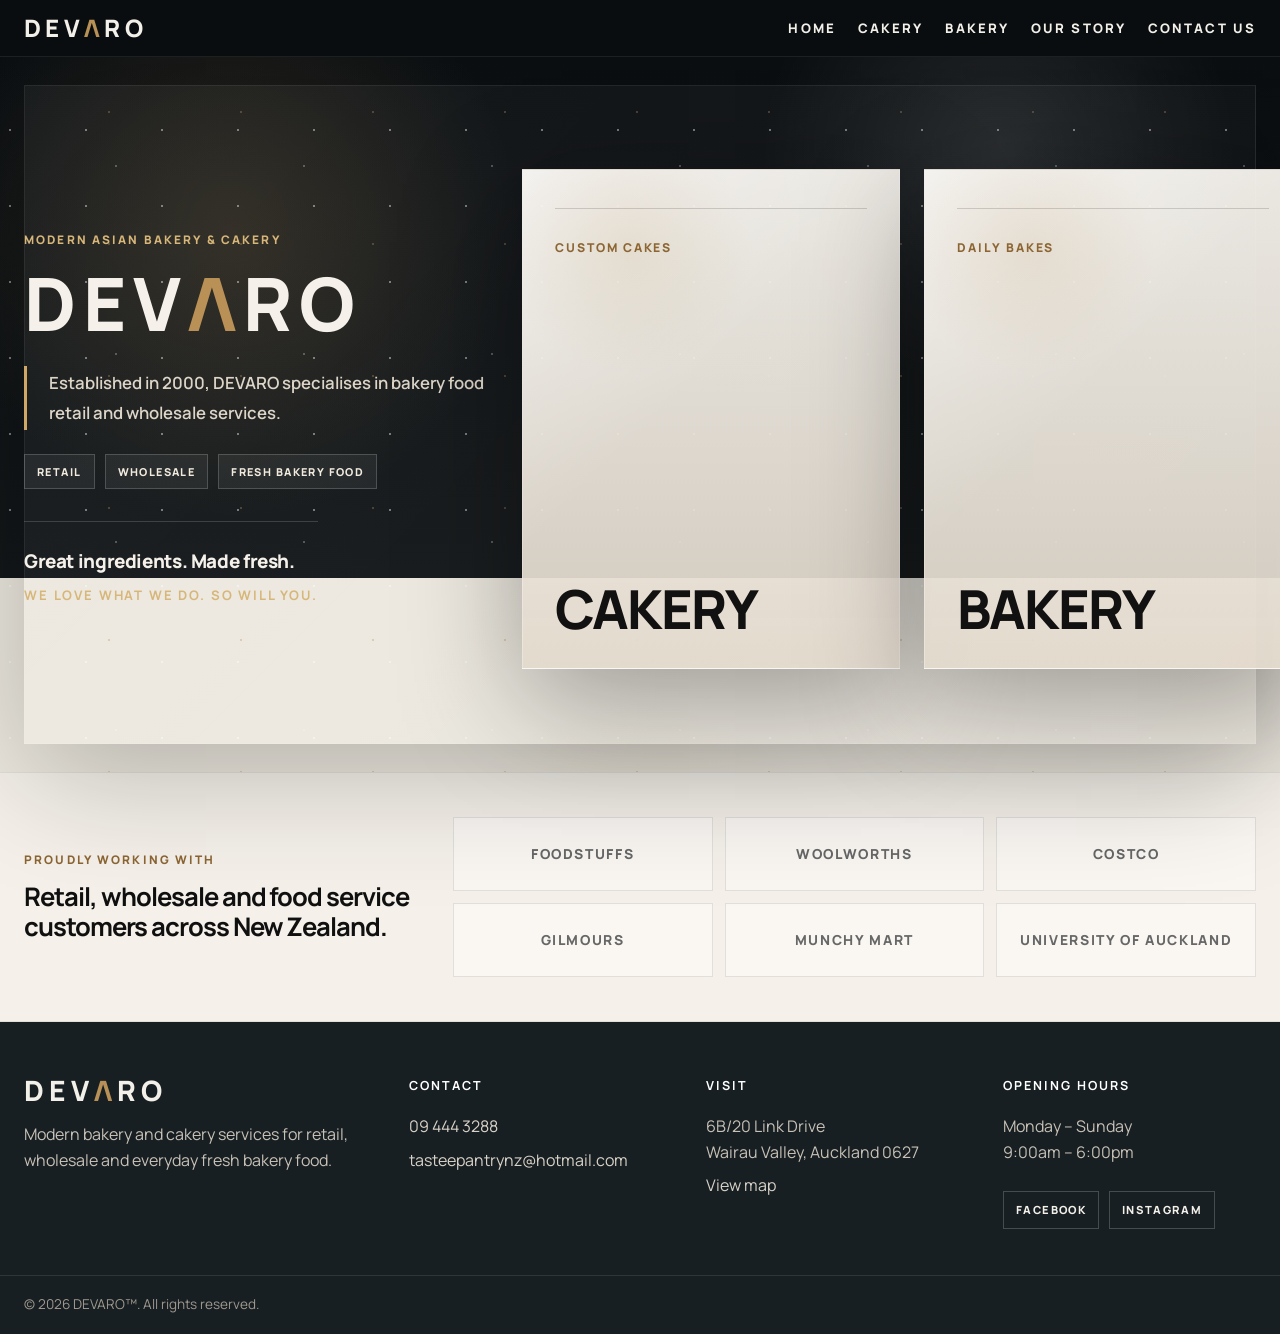
<file: index.html>
<!doctype html>
<html lang="en">
  <head>
    <meta charset="utf-8" />
    <meta name="viewport" content="width=device-width, initial-scale=1" />
    <meta name="description" content="DEVARO is a modern Asian bakery and cakery brand specialising in bakery food retail and wholesale services." />
    <title>DEVARO | Cakery & Bakery</title>
    <link rel="preconnect" href="https://fonts.googleapis.com" />
    <link rel="preconnect" href="https://fonts.gstatic.com" crossorigin />
    <link href="https://fonts.googleapis.com/css2?family=Manrope:wght@400;500;600;700;800&display=swap" rel="stylesheet" />
    <link rel="stylesheet" href="assets/styles.css" />
    <link rel="stylesheet" href="assets/starfield.css" />
  </head>
  <body class="home-page">
    <header class="site-header">
      <nav class="nav" aria-label="Primary navigation">
        <a class="brand" href="index.html" aria-label="DEVARO home">
          <span class="brand-wordmark">DEV<span class="brand-a">Λ</span>RO</span>
        </a>
        <button class="nav-toggle" type="button" aria-expanded="false" aria-controls="nav-links">Menu</button>
        <div class="nav-links" id="nav-links">
          <a href="index.html">Home</a>
          <a href="cakery.html">Cakery</a>
          <a href="bakery.html">Bakery</a>
          <a href="about.html">Our Story</a>
          <a href="contact.html">Contact Us</a>
        </div>
      </nav>
    </header>

    <main class="landing-main">
      <section class="landing-shell" aria-label="Choose Cakery or Bakery">
        <aside class="landing-brand-panel">
          <p class="eyebrow">Modern Asian bakery & cakery</p>
          <h1 class="brand-lockup">DEV<span class="brand-a">Λ</span>RO</h1>

          <div class="brand-statement">
            <p>Established in 2000, DEVARO specialises in bakery food retail and wholesale services.</p>
          </div>

          <div class="brand-proof">
            <span>Retail</span>
            <span>Wholesale</span>
            <span>Fresh bakery food</span>
          </div>

          <div class="brand-slogan">
            <p>Great ingredients. Made fresh.</p>
            <strong>We love what we do. So will you.</strong>
          </div>
        </aside>

        <div class="landing-grid">
          <a class="landing-card" href="cakery.html" aria-label="Go to Cakery">
            <span class="landing-card-label">Custom cakes</span>
            <span class="landing-card-title">CAKERY</span>
          </a>

          <a class="landing-card" href="bakery.html" aria-label="Go to Bakery">
            <span class="landing-card-label">Daily bakes</span>
            <span class="landing-card-title">BAKERY</span>
          </a>
        </div>
      </section>

      <section class="customer-strip" aria-label="Selected customers and channels">
        <div class="customer-strip-inner">
          <div class="customer-strip-copy">
            <p class="eyebrow">Proudly working with</p>
            <h2>Retail, wholesale and food service customers across New Zealand.</h2>
          </div>
          <div class="customer-logo-grid">
            <span>Foodstuffs</span>
            <span>Woolworths</span>
            <span>Costco</span>
            <span>Gilmours</span>
            <span>Munchy Mart</span>
            <span>University of Auckland</span>
          </div>
        </div>
      </section>
    </main>

    <footer class="site-footer">
      <div class="footer-inner">
        <div class="footer-brand">
          <span class="footer-logo">DEV<span class="brand-a">Λ</span>RO</span>
          <p>Modern bakery and cakery services for retail, wholesale and everyday fresh bakery food.</p>
        </div>
        <div class="footer-column">
          <h2>Contact</h2>
          <a href="tel:+6494443288">09 444 3288</a>
          <a href="mailto:tasteepantrynz@hotmail.com">tasteepantrynz@hotmail.com</a>
        </div>
        <div class="footer-column">
          <h2>Visit</h2>
          <p>6B/20 Link Drive<br />Wairau Valley, Auckland 0627</p>
          <a href="https://maps.google.com/?q=6B%2F20%20Link%20Drive%2C%20Wairau%20Valley%2C%20Auckland%200627" target="_blank" rel="noreferrer">View map</a>
        </div>
        <div class="footer-column">
          <h2>Opening Hours</h2>
          <p>Monday – Sunday<br />9:00am – 6:00pm</p>
          <div class="social-links" aria-label="Social links">
            <a href="#" aria-label="Facebook">Facebook</a>
            <a href="#" aria-label="Instagram">Instagram</a>
          </div>
        </div>
      </div>
      <div class="footer-bottom">
        <p>&copy; <span id="year"></span> DEVARO™. All rights reserved.</p>
      </div>
    </footer>
    <script src="assets/script.js" defer></script>
  </body>
</html>
</file>
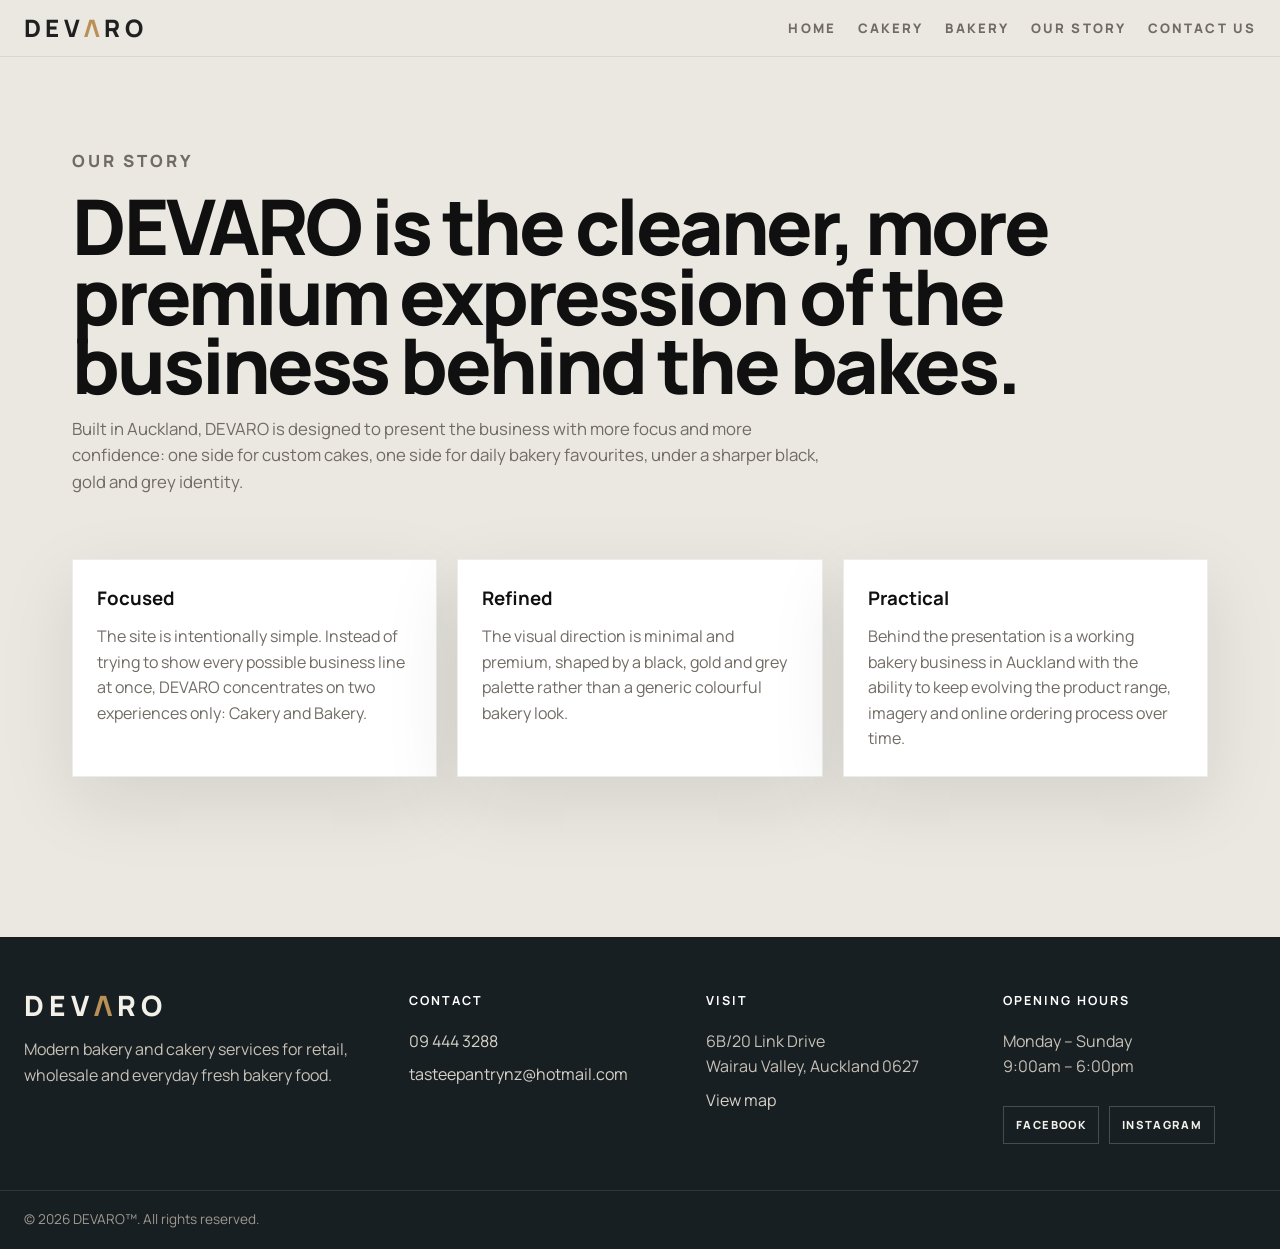
<file: about.html>
<!doctype html>
<html lang="en">
  <head>
    <meta charset="utf-8" />
    <meta name="viewport" content="width=device-width, initial-scale=1" />
    <meta name="description" content="Learn about the DEVARO brand direction and story." />
    <title>DEVARO | Our Story</title>
    <link rel="preconnect" href="https://fonts.googleapis.com" />
    <link rel="preconnect" href="https://fonts.gstatic.com" crossorigin />
    <link href="https://fonts.googleapis.com/css2?family=Manrope:wght@400;500;600;700;800&display=swap" rel="stylesheet" />
    <link rel="stylesheet" href="assets/styles.css" />
  </head>
  <body>
    <header class="site-header">
      <nav class="nav" aria-label="Primary navigation">
        <a class="brand" href="index.html" aria-label="DEVARO home"><span class="brand-wordmark">DEV<span class="brand-a">Λ</span>RO</span></a>
        <button class="nav-toggle" type="button" aria-expanded="false" aria-controls="nav-links">Menu</button>
        <div class="nav-links" id="nav-links">
          <a href="index.html">Home</a>
          <a href="cakery.html">Cakery</a>
          <a href="bakery.html">Bakery</a>
          <a href="about.html">Our Story</a>
          <a href="contact.html">Contact Us</a>
        </div>
      </nav>
    </header>

    <main class="page-main">
      <section class="story-intro">
        <p class="eyebrow">Our Story</p>
        <h1>DEVARO is the cleaner, more premium expression of the business behind the bakes.</h1>
        <p>Built in Auckland, DEVARO is designed to present the business with more focus and more confidence: one side for custom cakes, one side for daily bakery favourites, under a sharper black, gold and grey identity.</p>
      </section>

      <section class="section">
        <div class="story-grid">
          <article class="story-card"><h3>Focused</h3><p>The site is intentionally simple. Instead of trying to show every possible business line at once, DEVARO concentrates on two experiences only: Cakery and Bakery.</p></article>
          <article class="story-card"><h3>Refined</h3><p>The visual direction is minimal and premium, shaped by a black, gold and grey palette rather than a generic colourful bakery look.</p></article>
          <article class="story-card"><h3>Practical</h3><p>Behind the presentation is a working bakery business in Auckland with the ability to keep evolving the product range, imagery and online ordering process over time.</p></article>
        </div>
      </section>
    </main>

    <footer class="site-footer">
      <div class="footer-inner">
        <div class="footer-brand"><span class="footer-logo">DEV<span class="brand-a">Λ</span>RO</span><p>Modern bakery and cakery services for retail, wholesale and everyday fresh bakery food.</p></div>
        <div class="footer-column"><h2>Contact</h2><a href="tel:+6494443288">09 444 3288</a><a href="mailto:tasteepantrynz@hotmail.com">tasteepantrynz@hotmail.com</a></div>
        <div class="footer-column"><h2>Visit</h2><p>6B/20 Link Drive<br />Wairau Valley, Auckland 0627</p><a href="https://maps.google.com/?q=6B%2F20%20Link%20Drive%2C%20Wairau%20Valley%2C%20Auckland%200627" target="_blank" rel="noreferrer">View map</a></div>
        <div class="footer-column"><h2>Opening Hours</h2><p>Monday – Sunday<br />9:00am – 6:00pm</p><div class="social-links"><a href="#">Facebook</a><a href="#">Instagram</a></div></div>
      </div>
      <div class="footer-bottom"><p>&copy; <span id="year"></span> DEVARO™. All rights reserved.</p></div>
    </footer>
    <script src="assets/script.js" defer></script>
  </body>
</html>
</file>
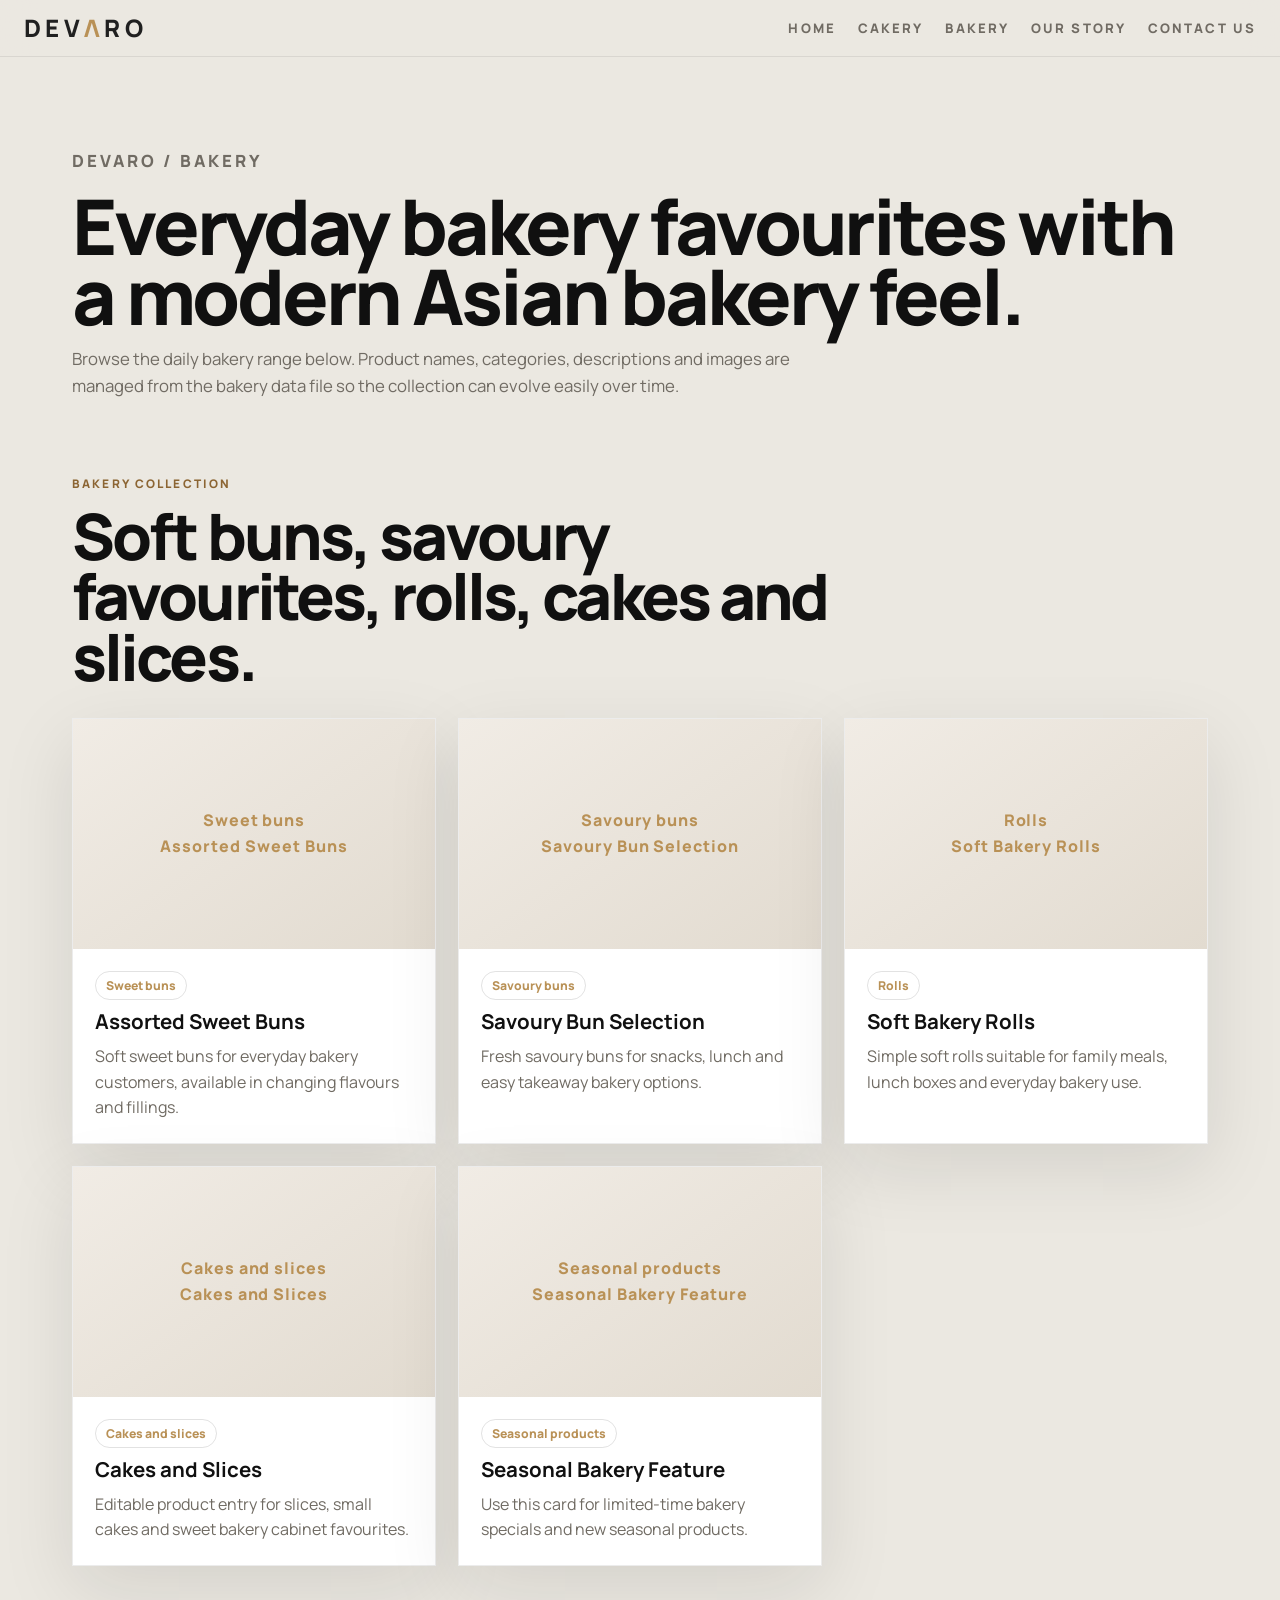
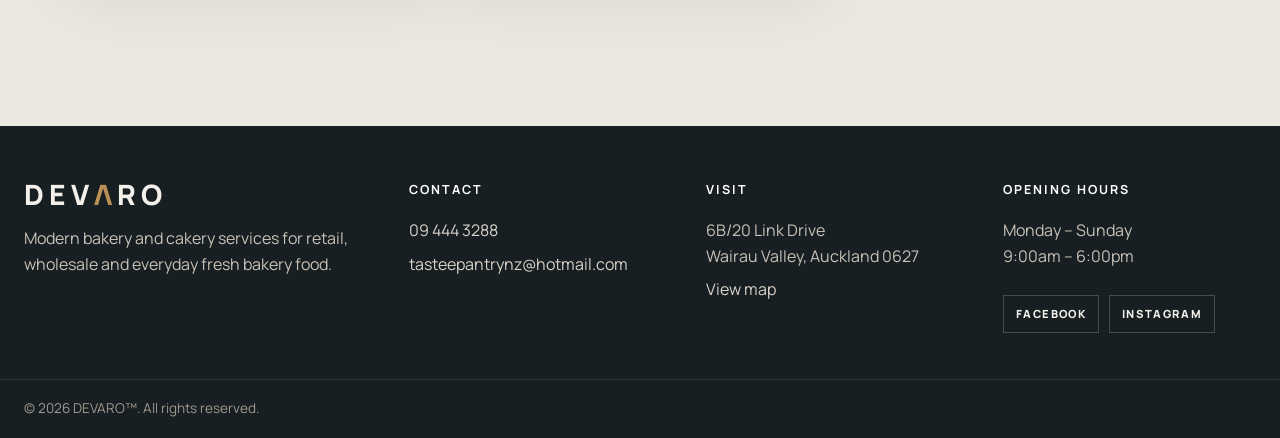
<file: bakery.html>
<!doctype html>
<html lang="en">
  <head>
    <meta charset="utf-8" />
    <meta name="viewport" content="width=device-width, initial-scale=1" />
    <meta name="description" content="Explore DEVARO bakery products and everyday customer favourites." />
    <title>DEVARO | Bakery</title>
    <link rel="preconnect" href="https://fonts.googleapis.com" />
    <link rel="preconnect" href="https://fonts.gstatic.com" crossorigin />
    <link href="https://fonts.googleapis.com/css2?family=Manrope:wght@400;500;600;700;800&display=swap" rel="stylesheet" />
    <link rel="stylesheet" href="assets/styles.css" />
  </head>
  <body>
    <header class="site-header">
      <nav class="nav" aria-label="Primary navigation">
        <a class="brand" href="index.html" aria-label="DEVARO home"><span class="brand-wordmark">DEV<span class="brand-a">Λ</span>RO</span></a>
        <button class="nav-toggle" type="button" aria-expanded="false" aria-controls="nav-links">Menu</button>
        <div class="nav-links" id="nav-links">
          <a href="index.html">Home</a>
          <a href="cakery.html">Cakery</a>
          <a href="bakery.html">Bakery</a>
          <a href="about.html">Our Story</a>
          <a href="contact.html">Contact Us</a>
        </div>
      </nav>
    </header>

    <main class="page-main">
      <section class="page-hero">
        <p class="eyebrow">DEVARO / Bakery</p>
        <h1>Everyday bakery favourites with a modern Asian bakery feel.</h1>
        <p>Browse the daily bakery range below. Product names, categories, descriptions and images are managed from the bakery data file so the collection can evolve easily over time.</p>
      </section>

      <section class="section" id="bakery">
        <div class="section-heading">
          <p class="eyebrow">Bakery collection</p>
          <h2>Soft buns, savoury favourites, rolls, cakes and slices.</h2>
        </div>
        <div class="card-grid" id="bakery-grid" data-source="data/bakery.json"></div>
      </section>
    </main>

    <footer class="site-footer">
      <div class="footer-inner">
        <div class="footer-brand"><span class="footer-logo">DEV<span class="brand-a">Λ</span>RO</span><p>Modern bakery and cakery services for retail, wholesale and everyday fresh bakery food.</p></div>
        <div class="footer-column"><h2>Contact</h2><a href="tel:+6494443288">09 444 3288</a><a href="mailto:tasteepantrynz@hotmail.com">tasteepantrynz@hotmail.com</a></div>
        <div class="footer-column"><h2>Visit</h2><p>6B/20 Link Drive<br />Wairau Valley, Auckland 0627</p><a href="https://maps.google.com/?q=6B%2F20%20Link%20Drive%2C%20Wairau%20Valley%2C%20Auckland%200627" target="_blank" rel="noreferrer">View map</a></div>
        <div class="footer-column"><h2>Opening Hours</h2><p>Monday – Sunday<br />9:00am – 6:00pm</p><div class="social-links"><a href="#">Facebook</a><a href="#">Instagram</a></div></div>
      </div>
      <div class="footer-bottom"><p>&copy; <span id="year"></span> DEVARO™. All rights reserved.</p></div>
    </footer>
    <script src="assets/script.js" defer></script>
  </body>
</html>
</file>
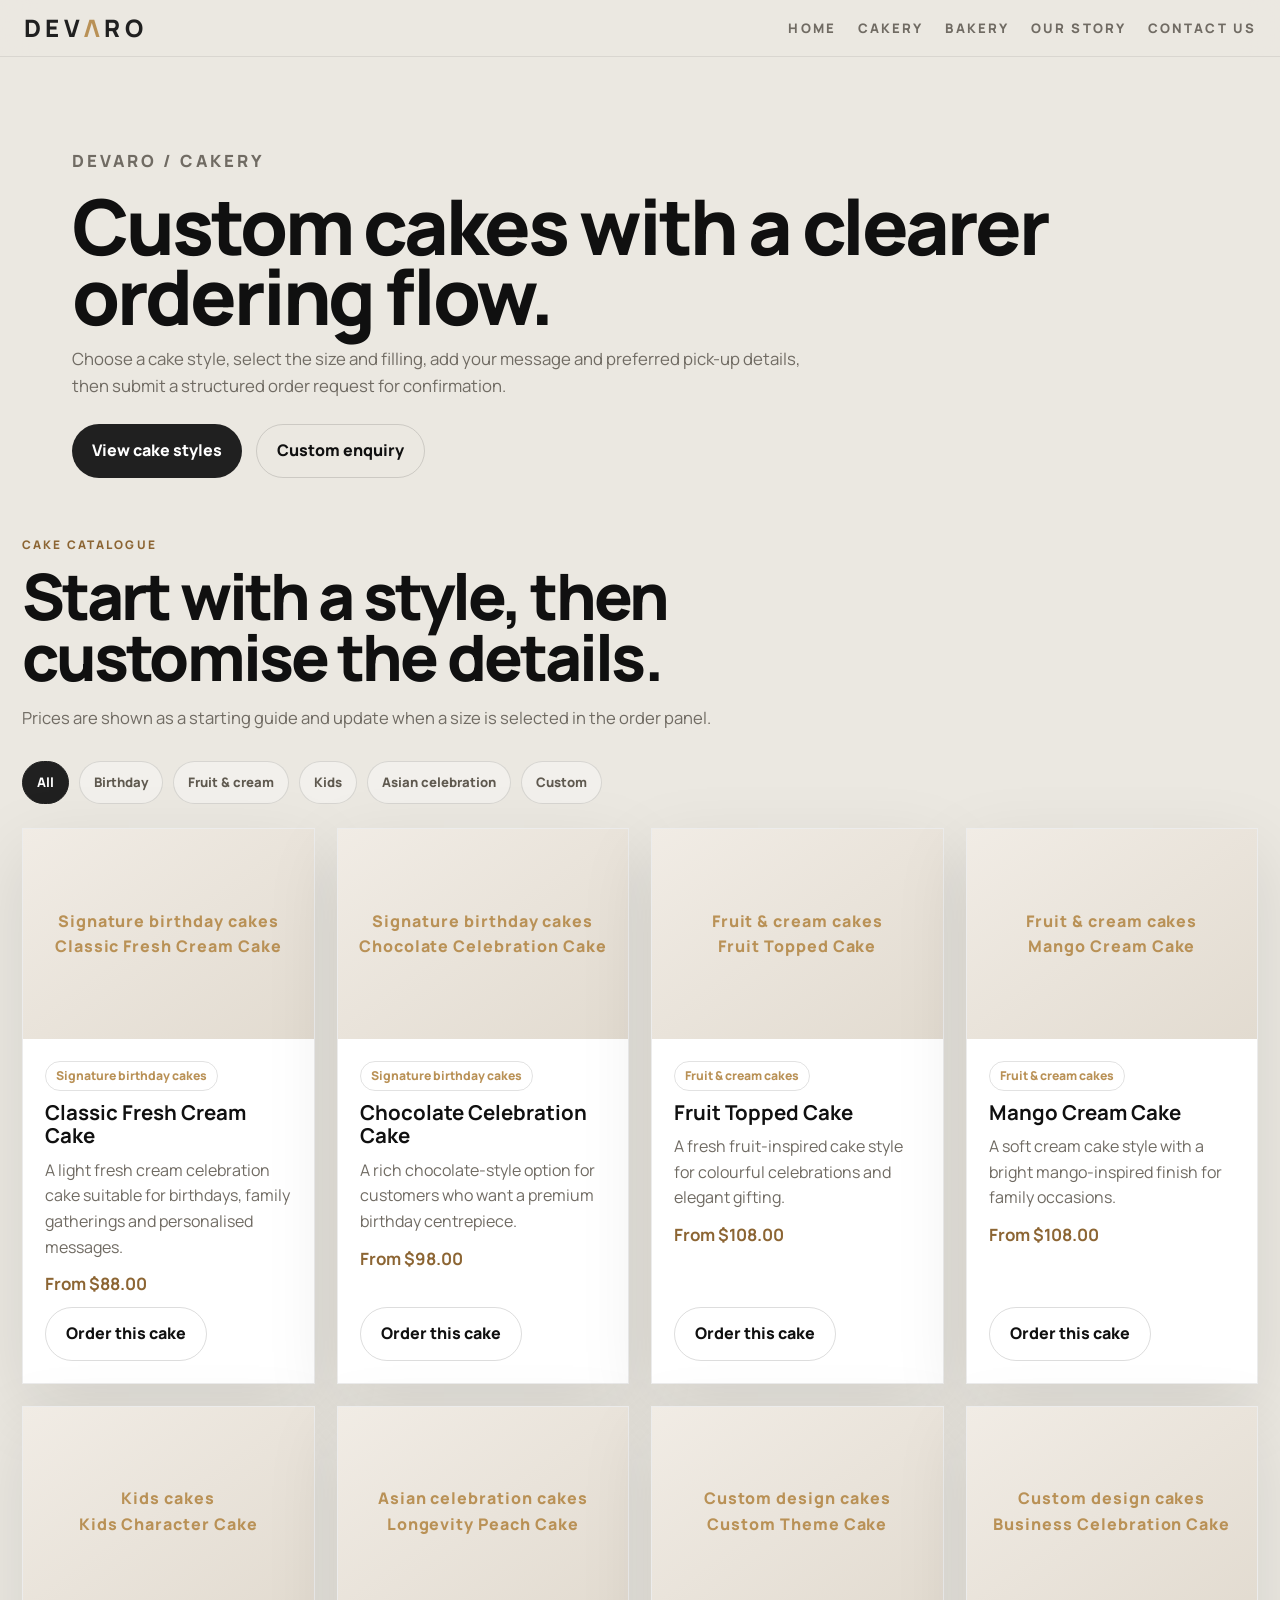
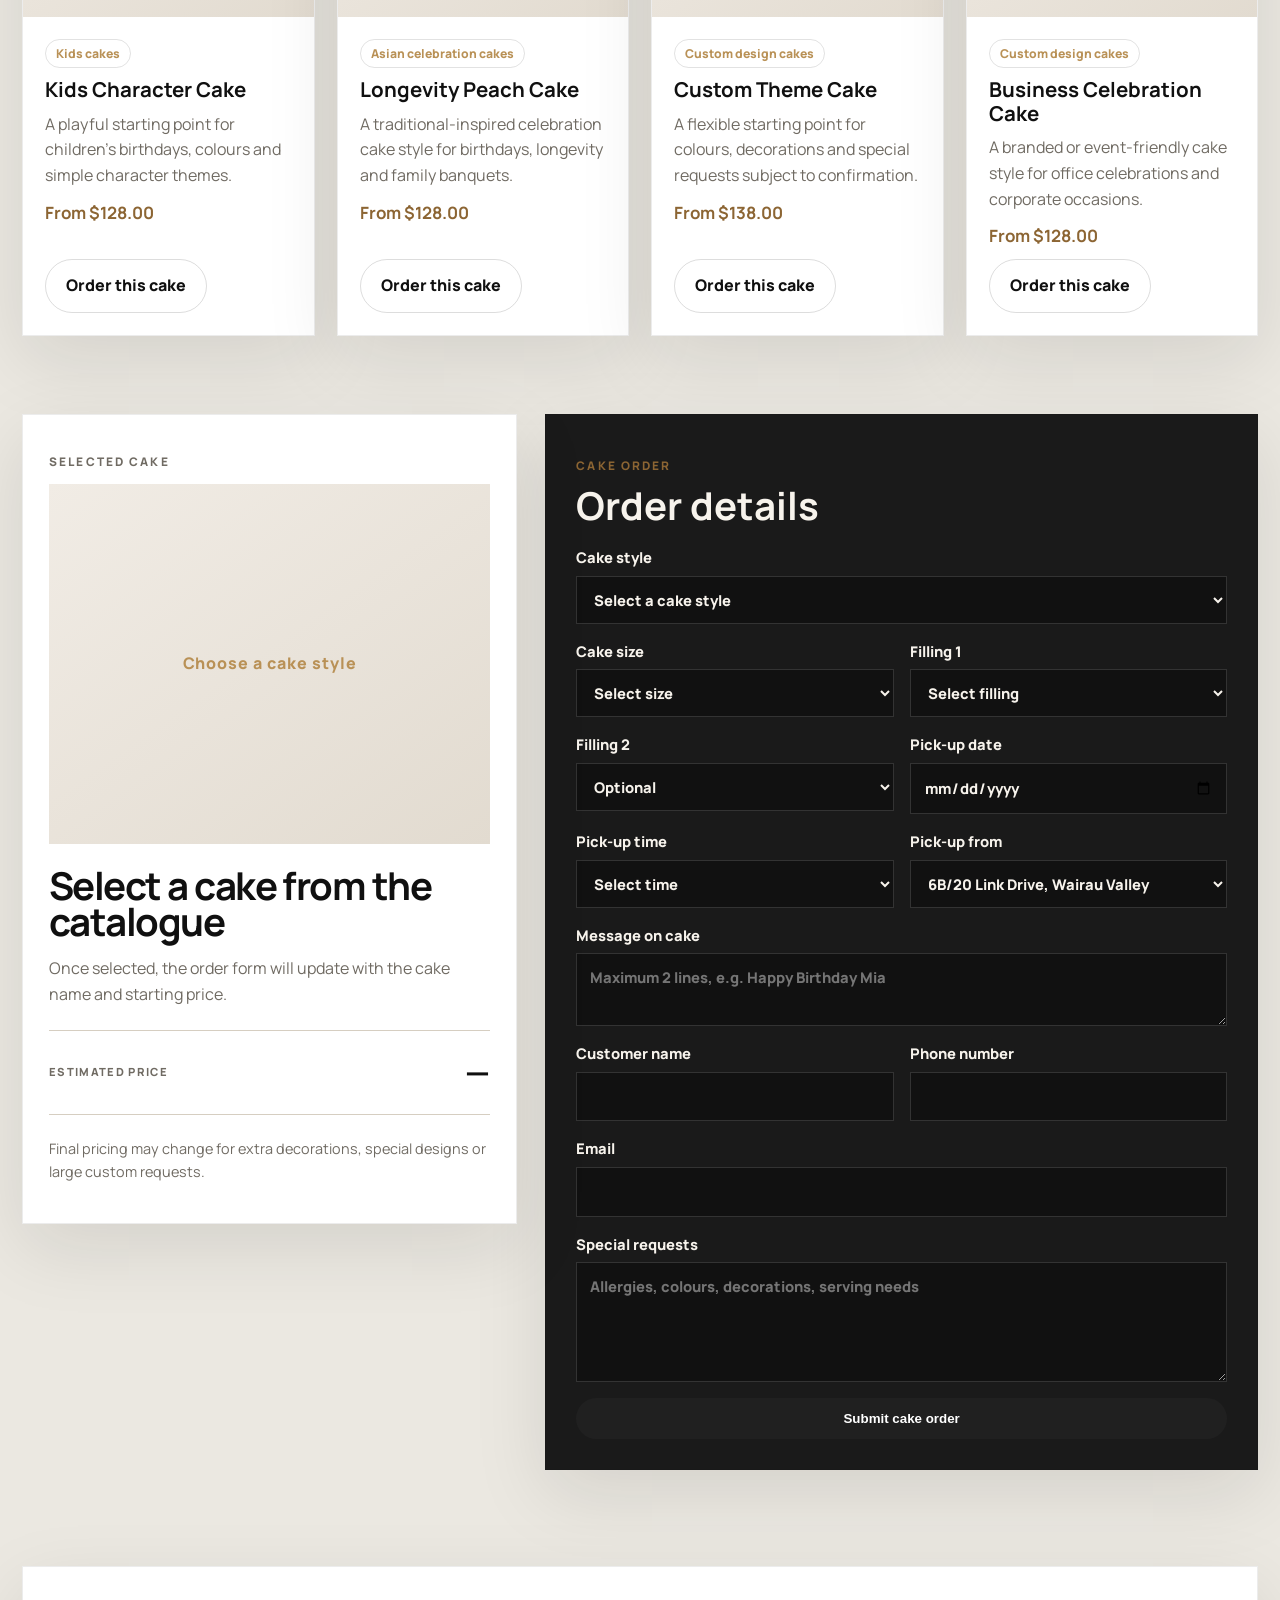
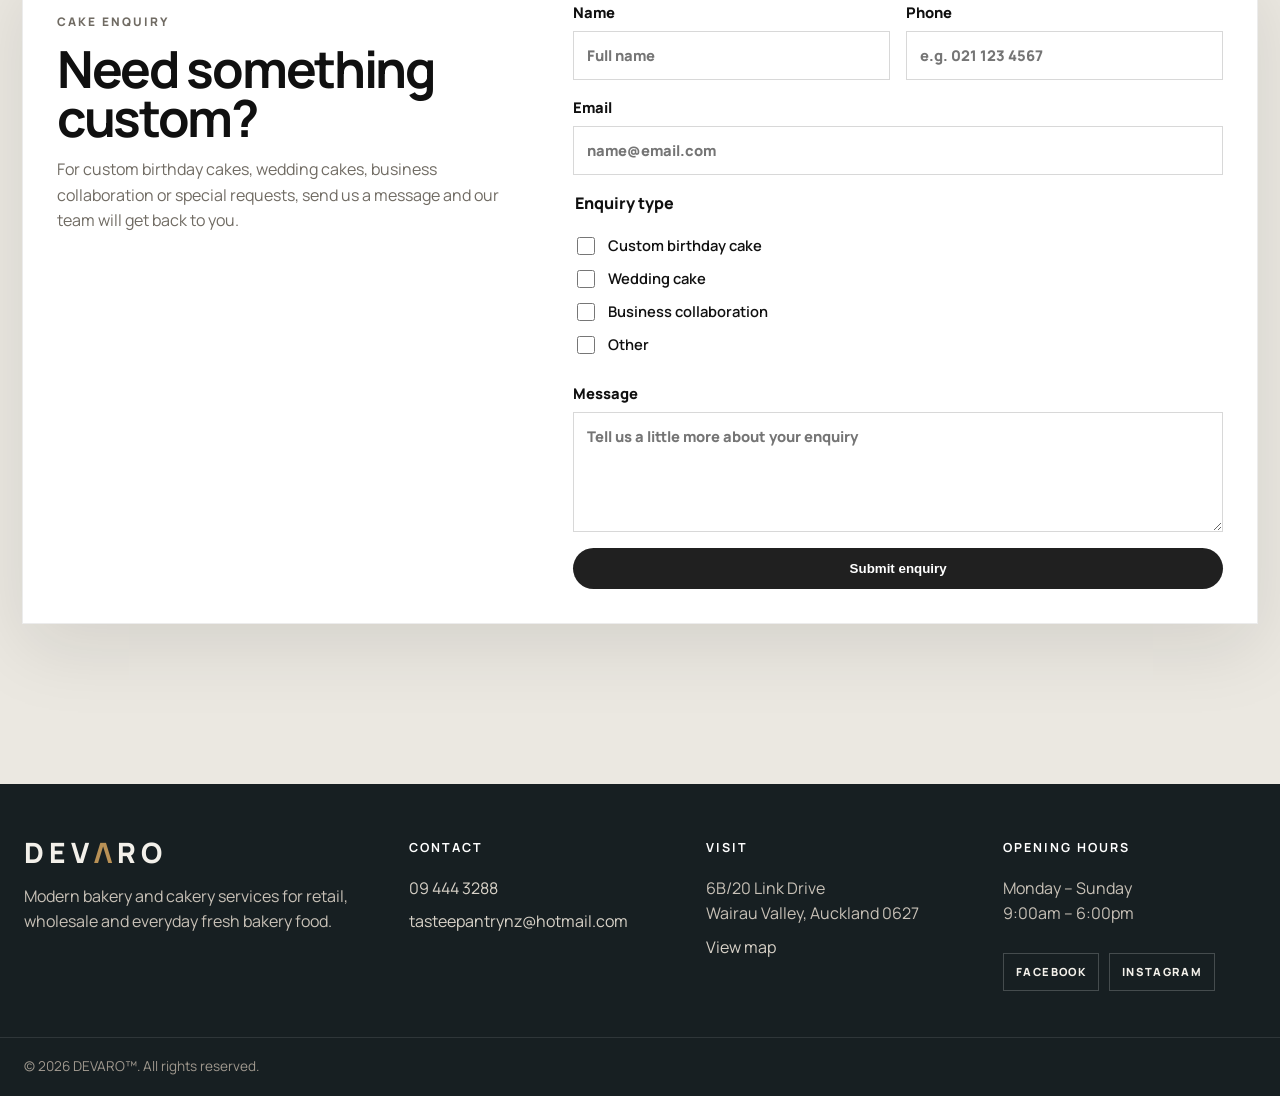
<file: cakery.html>
<!doctype html>
<html lang="en">
  <head>
    <meta charset="utf-8" />
    <meta name="viewport" content="width=device-width, initial-scale=1" />
    <meta name="description" content="Explore DEVARO custom cakes, select cake options and submit a structured cake order for Auckland pick-up." />
    <title>DEVARO | Cakery</title>
    <link rel="preconnect" href="https://fonts.googleapis.com" />
    <link rel="preconnect" href="https://fonts.gstatic.com" crossorigin />
    <link href="https://fonts.googleapis.com/css2?family=Manrope:wght@400;500;600;700;800&display=swap" rel="stylesheet" />
    <link rel="stylesheet" href="assets/styles.css" />
  </head>
  <body>
    <header class="site-header">
      <nav class="nav" aria-label="Primary navigation">
        <a class="brand" href="index.html" aria-label="DEVARO home"><span class="brand-wordmark">DEV<span class="brand-a">Λ</span>RO</span></a>
        <button class="nav-toggle" type="button" aria-expanded="false" aria-controls="nav-links">Menu</button>
        <div class="nav-links" id="nav-links">
          <a href="index.html">Home</a>
          <a href="cakery.html">Cakery</a>
          <a href="bakery.html">Bakery</a>
          <a href="about.html">Our Story</a>
          <a href="contact.html">Contact Us</a>
        </div>
      </nav>
    </header>

    <main class="page-main cakery-page">
      <section class="page-hero">
        <p class="eyebrow">DEVARO / Cakery</p>
        <h1>Custom cakes with a clearer ordering flow.</h1>
        <p>Choose a cake style, select the size and filling, add your message and preferred pick-up details, then submit a structured order request for confirmation.</p>
        <div class="page-actions">
          <a class="button primary" href="#cake-catalogue">View cake styles</a>
          <a class="button secondary" href="#custom-enquiry">Custom enquiry</a>
        </div>
      </section>

      <section class="section" id="cake-catalogue">
        <div class="section-heading">
          <p class="eyebrow">Cake catalogue</p>
          <h2>Start with a style, then customise the details.</h2>
          <p>Prices are shown as a starting guide and update when a size is selected in the order panel.</p>
        </div>
        <div class="cake-category-pills" aria-label="Cake categories">
          <button type="button" data-filter="all" class="active">All</button>
          <button type="button" data-filter="Signature birthday cakes">Birthday</button>
          <button type="button" data-filter="Fruit & cream cakes">Fruit & cream</button>
          <button type="button" data-filter="Kids cakes">Kids</button>
          <button type="button" data-filter="Asian celebration cakes">Asian celebration</button>
          <button type="button" data-filter="Custom design cakes">Custom</button>
        </div>
        <div class="card-grid cake-catalogue-grid" id="cake-grid" data-source="data/cakes.json"></div>
      </section>

      <section class="section cake-order-section" id="cake-order">
        <div class="cake-order-layout">
          <div class="cake-order-preview">
            <p class="eyebrow">Selected cake</p>
            <div class="selected-cake-image" id="selected-cake-image"><span>Choose a cake style</span></div>
            <h2 id="selected-cake-name">Select a cake from the catalogue</h2>
            <p id="selected-cake-description">Once selected, the order form will update with the cake name and starting price.</p>
            <div class="selected-price-line">
              <span>Estimated price</span>
              <strong id="selected-cake-price">—</strong>
            </div>
            <p class="small-note">Final pricing may change for extra decorations, special designs or large custom requests.</p>
          </div>

          <div class="structured-order-card">
            <p class="eyebrow">Cake order</p>
            <h3>Order details</h3>
            <form class="enquiry-form cake-order-form" action="https://formspree.io/f/YOUR_FORM_ID" method="POST" data-form-type="Cake order">
              <input type="hidden" name="_subject" value="DEVARO - Cake order" />
              <input type="hidden" name="Selected cake" id="selected-cake-hidden" />
              <input type="hidden" name="Estimated price" id="estimated-price-hidden" />

              <label class="full">Cake style
                <select name="Cake style" id="cake-style-select" required>
                  <option value="">Select a cake style</option>
                </select>
              </label>

              <label>Cake size
                <select name="Cake size" id="cake-size-select" required>
                  <option value="">Select size</option>
                  <option value="8 inch">8 inch</option>
                  <option value="10 inch">10 inch</option>
                  <option value="12 inch">12 inch</option>
                </select>
              </label>

              <label>Filling 1
                <select name="Filling 1" required>
                  <option value="">Select filling</option>
                  <option>Vanilla cream</option>
                  <option>Chocolate cream</option>
                  <option>Fresh fruit cream</option>
                  <option>Mango cream</option>
                  <option>Taro</option>
                  <option>Red bean</option>
                </select>
              </label>

              <label>Filling 2
                <select name="Filling 2">
                  <option value="">Optional</option>
                  <option>Vanilla cream</option>
                  <option>Chocolate cream</option>
                  <option>Fresh fruit cream</option>
                  <option>Mango cream</option>
                  <option>Taro</option>
                  <option>Red bean</option>
                </select>
              </label>

              <label>Pick-up date
                <input name="Pick-up date" type="date" required data-min-days="1" />
              </label>

              <label>Pick-up time
                <select name="Pick-up time" required>
                  <option value="">Select time</option>
                  <option>9:30am</option>
                  <option>10:30am</option>
                  <option>11:30am</option>
                  <option>12:30pm</option>
                  <option>1:30pm</option>
                  <option>2:30pm</option>
                  <option>3:30pm</option>
                  <option>4:30pm</option>
                  <option>5:30pm</option>
                </select>
              </label>

              <label>Pick-up from
                <select name="Pick-up from" required>
                  <option>6B/20 Link Drive, Wairau Valley</option>
                </select>
              </label>

              <label class="full">Message on cake
                <textarea name="Message on cake" rows="2" maxlength="80" placeholder="Maximum 2 lines, e.g. Happy Birthday Mia"></textarea>
              </label>

              <label>Customer name<input name="Customer name" autocomplete="name" required /></label>
              <label>Phone number<input name="Phone number" type="tel" autocomplete="tel" required /></label>
              <label class="full">Email<input name="Email" type="email" autocomplete="email" required /></label>
              <label class="full">Special requests<textarea name="Special requests" rows="4" placeholder="Allergies, colours, decorations, serving needs"></textarea></label>
              <p class="form-status" aria-live="polite"></p>
              <button class="button primary" type="submit">Submit cake order</button>
            </form>
          </div>
        </div>
      </section>

      <section class="section custom-enquiry-section" id="custom-enquiry">
        <div class="custom-enquiry-card">
          <div>
            <p class="eyebrow">Cake enquiry</p>
            <h2>Need something custom?</h2>
            <p>For custom birthday cakes, wedding cakes, business collaboration or special requests, send us a message and our team will get back to you.</p>
          </div>
          <form class="enquiry-form clean-enquiry-form" action="https://formspree.io/f/YOUR_FORM_ID" method="POST" data-form-type="Cake enquiry">
            <input type="hidden" name="_subject" value="DEVARO - Cake enquiry" />
            <label>Name<input name="Name" autocomplete="name" required placeholder="Full name" /></label>
            <label>Phone<input name="Phone" type="tel" autocomplete="tel" required placeholder="e.g. 021 123 4567" /></label>
            <label class="full">Email<input name="Email" type="email" autocomplete="email" required placeholder="name@email.com" /></label>
            <fieldset class="full enquiry-type-fieldset">
              <legend>Enquiry type</legend>
              <label><input type="checkbox" name="Enquiry type" value="Custom Birthday Cake" /> Custom birthday cake</label>
              <label><input type="checkbox" name="Enquiry type" value="Wedding Cake" /> Wedding cake</label>
              <label><input type="checkbox" name="Enquiry type" value="Business Collaboration" /> Business collaboration</label>
              <label><input type="checkbox" name="Enquiry type" value="Other" /> Other</label>
            </fieldset>
            <label class="full">Message<textarea name="Message" rows="4" required placeholder="Tell us a little more about your enquiry"></textarea></label>
            <p class="form-status" aria-live="polite"></p>
            <button class="button primary" type="submit">Submit enquiry</button>
          </form>
        </div>
      </section>
    </main>

    <footer class="site-footer">
      <div class="footer-inner">
        <div class="footer-brand"><span class="footer-logo">DEV<span class="brand-a">Λ</span>RO</span><p>Modern bakery and cakery services for retail, wholesale and everyday fresh bakery food.</p></div>
        <div class="footer-column"><h2>Contact</h2><a href="tel:+6494443288">09 444 3288</a><a href="mailto:tasteepantrynz@hotmail.com">tasteepantrynz@hotmail.com</a></div>
        <div class="footer-column"><h2>Visit</h2><p>6B/20 Link Drive<br />Wairau Valley, Auckland 0627</p><a href="https://maps.google.com/?q=6B%2F20%20Link%20Drive%2C%20Wairau%20Valley%2C%20Auckland%200627" target="_blank" rel="noreferrer">View map</a></div>
        <div class="footer-column"><h2>Opening Hours</h2><p>Monday – Sunday<br />9:00am – 6:00pm</p><div class="social-links"><a href="#">Facebook</a><a href="#">Instagram</a></div></div>
      </div>
      <div class="footer-bottom"><p>&copy; <span id="year"></span> DEVARO™. All rights reserved.</p></div>
    </footer>
    <script src="assets/script.js" defer></script>
  </body>
</html>
</file>
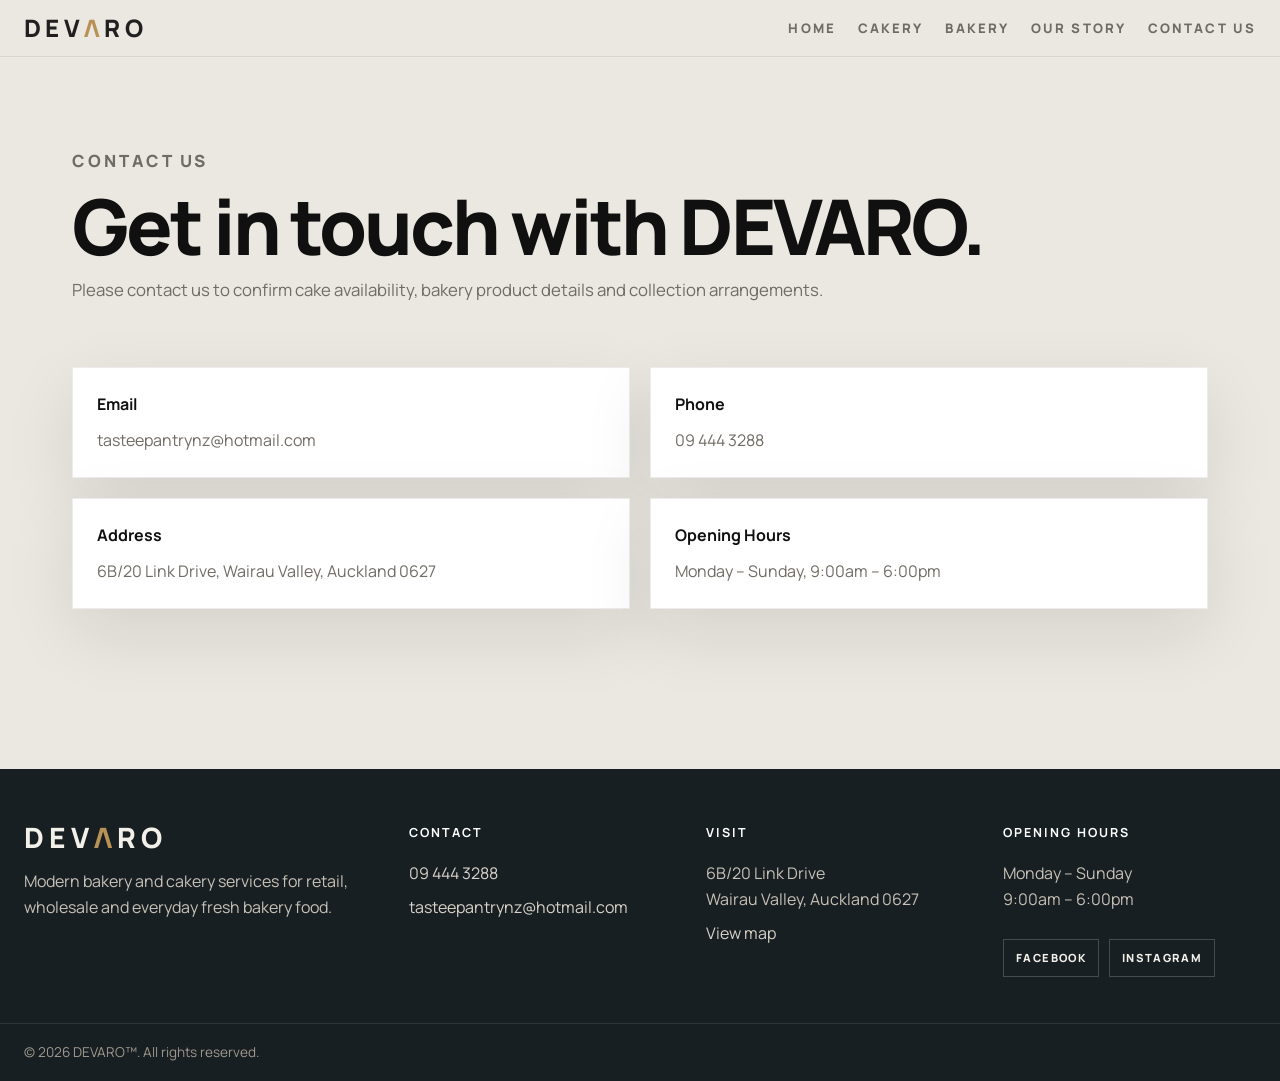
<file: contact.html>
<!doctype html>
<html lang="en">
  <head>
    <meta charset="utf-8" />
    <meta name="viewport" content="width=device-width, initial-scale=1" />
    <meta name="description" content="Contact DEVARO in Auckland for cake and bakery enquiries." />
    <title>DEVARO | Contact Us</title>
    <link rel="preconnect" href="https://fonts.googleapis.com" />
    <link rel="preconnect" href="https://fonts.gstatic.com" crossorigin />
    <link href="https://fonts.googleapis.com/css2?family=Manrope:wght@400;500;600;700;800&display=swap" rel="stylesheet" />
    <link rel="stylesheet" href="assets/styles.css" />
  </head>
  <body>
    <header class="site-header">
      <nav class="nav" aria-label="Primary navigation">
        <a class="brand" href="index.html" aria-label="DEVARO home"><span class="brand-wordmark">DEV<span class="brand-a">Λ</span>RO</span></a>
        <button class="nav-toggle" type="button" aria-expanded="false" aria-controls="nav-links">Menu</button>
        <div class="nav-links" id="nav-links">
          <a href="index.html">Home</a>
          <a href="cakery.html">Cakery</a>
          <a href="bakery.html">Bakery</a>
          <a href="about.html">Our Story</a>
          <a href="contact.html">Contact Us</a>
        </div>
      </nav>
    </header>

    <main class="page-main">
      <section class="contact-hero">
        <p class="eyebrow">Contact Us</p>
        <h1>Get in touch with DEVARO.</h1>
        <p>Please contact us to confirm cake availability, bakery product details and collection arrangements.</p>
      </section>

      <section class="section">
        <div class="contact-cards">
          <a class="contact-card" href="mailto:tasteepantrynz@hotmail.com"><strong>Email</strong><span>tasteepantrynz@hotmail.com</span></a>
          <a class="contact-card" href="tel:+6494443288"><strong>Phone</strong><span>09 444 3288</span></a>
          <a class="contact-card" href="https://maps.google.com/?q=6B%2F20%20Link%20Drive%2C%20Wairau%20Valley%2C%20Auckland%200627" target="_blank" rel="noreferrer"><strong>Address</strong><span>6B/20 Link Drive, Wairau Valley, Auckland 0627</span></a>
          <div class="contact-card"><strong>Opening Hours</strong><span>Monday – Sunday, 9:00am – 6:00pm</span></div>
        </div>
      </section>
    </main>

    <footer class="site-footer">
      <div class="footer-inner">
        <div class="footer-brand"><span class="footer-logo">DEV<span class="brand-a">Λ</span>RO</span><p>Modern bakery and cakery services for retail, wholesale and everyday fresh bakery food.</p></div>
        <div class="footer-column"><h2>Contact</h2><a href="tel:+6494443288">09 444 3288</a><a href="mailto:tasteepantrynz@hotmail.com">tasteepantrynz@hotmail.com</a></div>
        <div class="footer-column"><h2>Visit</h2><p>6B/20 Link Drive<br />Wairau Valley, Auckland 0627</p><a href="https://maps.google.com/?q=6B%2F20%20Link%20Drive%2C%20Wairau%20Valley%2C%20Auckland%200627" target="_blank" rel="noreferrer">View map</a></div>
        <div class="footer-column"><h2>Opening Hours</h2><p>Monday – Sunday<br />9:00am – 6:00pm</p><div class="social-links"><a href="#">Facebook</a><a href="#">Instagram</a></div></div>
      </div>
      <div class="footer-bottom"><p>&copy; <span id="year"></span> DEVARO™. All rights reserved.</p></div>
    </footer>
    <script src="assets/script.js" defer></script>
  </body>
</html>
</file>
<file: assets/styles.css>
:root{
  --bg:#ebe8e1;
  --surface:#f7f3ec;
  --panel:#f4efe6;
  --ink:#101010;
  --charcoal:#202020;
  --muted:#706b63;
  --line:#d6cec1;
  --gold:#b99156;
  --gold-dark:#8c6533;
  --shadow:0 24px 70px rgba(17,17,17,.10);
}
*{box-sizing:border-box}
html{scroll-behavior:smooth;height:auto;min-height:100%;overflow-y:auto}
body{margin:0;font-family:"Manrope",ui-sans-serif,system-ui,-apple-system,"Segoe UI",Arial,sans-serif;background:var(--bg);color:var(--ink);line-height:1.6;min-height:100%;overflow-x:hidden;overflow-y:auto}
a{color:inherit}.site-header{position:sticky;top:0;z-index:30;background:rgba(235,232,225,.92);backdrop-filter:blur(16px);border-bottom:1px solid rgba(17,17,17,.08)}.nav{max-width:1560px;margin:auto;padding:16px 24px;display:flex;align-items:center;justify-content:space-between;gap:18px}.brand{text-decoration:none;display:inline-flex;align-items:center}.brand-wordmark{font-size:1.5rem;font-weight:800;letter-spacing:.18em;color:var(--charcoal);line-height:1;white-space:nowrap}.brand-a{color:var(--gold)}.nav-links{display:flex;gap:22px;align-items:center}.nav-links a{text-decoration:none;font-size:.82rem;text-transform:uppercase;letter-spacing:.16em;font-weight:800;color:var(--muted)}.nav-links a:hover{color:var(--ink)}.nav-toggle{display:none;border:1px solid rgba(17,17,17,.12);background:transparent;color:var(--ink);border-radius:999px;padding:9px 14px}.eyebrow{text-transform:uppercase;letter-spacing:.18em;font-size:.74rem;font-weight:800;color:var(--gold-dark)}
.home-page{overflow-y:auto!important;overflow-x:hidden}.landing-main{display:block}.landing-shell{max-width:1560px;min-height:calc(82vh - 77px);margin:auto;padding:42px 24px 34px;display:grid;grid-template-columns:minmax(470px,.9fr) minmax(780px,1.4fr);gap:28px;align-items:center}.landing-brand-panel{display:flex;flex-direction:column;justify-content:center;align-items:flex-start;min-width:0}.landing-brand-panel .eyebrow{margin:0 0 20px}.brand-lockup{margin:0;font-size:clamp(4.6rem,5.7vw,6.6rem);line-height:.9;font-weight:800;letter-spacing:.095em;color:var(--ink);white-space:nowrap;max-width:100%}.brand-statement{margin-top:30px;max-width:520px;border-left:3px solid var(--gold);padding:2px 0 2px 22px}.brand-statement p{margin:0;color:#4d4943;font-size:1.05rem;line-height:1.78;font-weight:600}.brand-proof{display:flex;flex-wrap:wrap;gap:10px;margin-top:24px}.brand-proof span{border:1px solid var(--line);background:rgba(255,255,255,.28);padding:8px 12px;text-transform:uppercase;letter-spacing:.13em;font-size:.68rem;font-weight:800;color:#5a554e}.brand-slogan{margin-top:32px;padding-top:24px;border-top:1px solid var(--line);max-width:480px}.brand-slogan p{margin:0 0 8px;color:var(--ink);font-size:1.18rem;font-weight:800;letter-spacing:-.02em}.brand-slogan strong{display:block;color:var(--gold-dark);font-size:.82rem;text-transform:uppercase;letter-spacing:.14em;line-height:1.7}.landing-grid{display:grid;grid-template-columns:1fr 1fr;gap:24px;min-width:0;width:100%;align-items:center}.landing-card{position:relative;overflow:hidden;border:1px solid rgba(17,17,17,.12);background:linear-gradient(180deg,#fbf8f1,#eee7dc);box-shadow:var(--shadow);height:min(56vh,500px);min-height:370px;padding:32px;display:flex;flex-direction:column;justify-content:space-between;text-decoration:none;transition:transform .35s ease,box-shadow .35s ease,border-color .35s ease;min-width:0}.landing-card::before{content:"";position:absolute;inset:0;background:radial-gradient(circle at 28% 16%,rgba(185,145,86,.14),transparent 25%),linear-gradient(135deg,rgba(255,255,255,.42),transparent 44%);pointer-events:none}.landing-card::after{content:"";position:absolute;left:32px;right:32px;top:38px;height:1px;background:rgba(17,17,17,.16)}.landing-card:hover{transform:translateY(-5px);box-shadow:0 30px 90px rgba(17,17,17,.16);border-color:rgba(185,145,86,.42)}.landing-card-label{position:relative;z-index:1;font-size:.76rem;letter-spacing:.16em;text-transform:uppercase;color:var(--gold-dark);font-weight:800;margin-top:36px}.landing-card-title{position:relative;z-index:1;display:block;align-self:flex-start;margin:auto 0 0;font-size:clamp(3rem,4.2vw,5rem);line-height:1;letter-spacing:-.035em;font-weight:800;white-space:nowrap;color:var(--ink);max-width:100%;transform:none}
.customer-strip{background:#f5f1ea;border-top:1px solid rgba(17,17,17,.08);border-bottom:1px solid rgba(17,17,17,.08)}.customer-strip-inner{max-width:1560px;margin:auto;padding:44px 24px;display:grid;grid-template-columns:minmax(320px,.65fr) minmax(620px,1.35fr);gap:42px;align-items:center}.customer-strip-copy .eyebrow{margin:0 0 12px}.customer-strip-copy h2{margin:0;max-width:520px;font-size:clamp(1.35rem,2vw,2.15rem);line-height:1.18;letter-spacing:-.04em}.customer-logo-grid{display:grid;grid-template-columns:repeat(3,1fr);gap:12px}.customer-logo-grid span{min-height:74px;border:1px solid rgba(17,17,17,.1);background:rgba(255,255,255,.45);display:flex;align-items:center;justify-content:center;text-align:center;padding:14px;color:#6c675f;font-size:.86rem;font-weight:800;text-transform:uppercase;letter-spacing:.12em;filter:grayscale(1);transition:background .25s ease,color .25s ease,border-color .25s ease}.customer-logo-grid span:hover{background:#fff;color:var(--ink);border-color:rgba(185,145,86,.45)}
.page-main{padding-bottom:82px}.page-hero,.story-intro,.contact-hero{max-width:1180px;margin:auto;padding:74px 22px 28px}.page-hero h1,.story-intro h1,.contact-hero h1{margin:8px 0 16px;font-size:clamp(2.8rem,6vw,5.8rem);line-height:.9;letter-spacing:-.04em;font-weight:800}.page-hero p,.story-intro p,.contact-hero p{max-width:760px;color:var(--muted);font-size:1.05rem}.page-actions{display:flex;gap:14px;flex-wrap:wrap;margin-top:24px}.button{border:0;border-radius:999px;padding:13px 20px;font-weight:800;text-decoration:none;display:inline-flex;align-items:center;justify-content:center;cursor:pointer}.primary{background:var(--charcoal);color:#fff}.secondary{background:transparent;color:var(--ink);border:1px solid rgba(17,17,17,.14)}.section{max-width:1180px;margin:auto;padding:18px 22px 78px}.section-heading{max-width:760px;margin-bottom:30px}.section-heading h2{font-size:clamp(2.3rem,5vw,4.5rem);line-height:.95;letter-spacing:-.045em;margin:8px 0 14px;font-weight:800}.section-heading p:not(.eyebrow){color:var(--muted);font-size:1.04rem}.card-grid{display:grid;grid-template-columns:repeat(3,1fr);gap:22px}.product-card{background:#fff;border:1px solid rgba(17,17,17,.08);box-shadow:var(--shadow);display:flex;flex-direction:column;overflow:hidden}.product-image{height:230px;background:linear-gradient(145deg,#f1ece5,#e2dbd0);display:grid;place-items:center;padding:20px;color:var(--gold);font-weight:800;letter-spacing:.06em;text-align:center}.product-image img{width:100%;height:100%;object-fit:cover}.product-body{padding:22px;display:flex;flex-direction:column;gap:10px;flex:1}.tag{align-self:flex-start;border:1px solid rgba(17,17,17,.12);border-radius:999px;padding:4px 10px;font-size:.76rem;font-weight:800;color:var(--gold)}.product-body h3{margin:0;font-size:1.28rem;line-height:1.15}.product-body p{margin:0;color:var(--muted)}.form-panel{margin-top:34px;background:#1a1a1a;color:#f7f3ec;border:1px solid rgba(0,0,0,.1);box-shadow:0 26px 80px rgba(0,0,0,.18);padding:30px;display:grid;grid-template-columns:.8fr 1.2fr;gap:28px}.form-panel h3{margin:8px 0 16px;font-size:clamp(1.9rem,4vw,3.2rem);line-height:.95;font-weight:800}.notice{background:rgba(255,255,255,.06);border-left:4px solid var(--gold);padding:16px;font-weight:700;color:#f7f3ec}.enquiry-form{display:grid;grid-template-columns:repeat(2,1fr);gap:16px}.enquiry-form label{display:flex;flex-direction:column;gap:6px;font-weight:800;color:#f7f3ec;font-size:.92rem}.enquiry-form input,.enquiry-form select,.enquiry-form textarea{width:100%;border:1px solid rgba(255,255,255,.14);padding:12px 13px;font:inherit;background:#111;color:#f7f3ec;outline:none}.enquiry-form input:focus,.enquiry-form select:focus,.enquiry-form textarea:focus{border-color:var(--gold);box-shadow:0 0 0 3px rgba(186,146,88,.16)}.full,.form-status,.enquiry-form button{grid-column:1/-1}.form-status{display:none;margin:0;padding:13px 15px;font-weight:800}.form-status.success,.form-status.error{display:block}.form-status.success{background:#eef8ed;color:#315c2f;border:1px solid #cfe6cc}.form-status.error{background:#fff0f0;color:#8a2f2f;border:1px solid #f0c8c8}.enquiry-form button:disabled{opacity:.7;cursor:not-allowed}.story-grid,.contact-cards{display:grid;grid-template-columns:repeat(3,1fr);gap:20px}.story-card,.contact-card{background:#fff;border:1px solid rgba(17,17,17,.08);box-shadow:var(--shadow);padding:24px}.story-card h3,.contact-card strong{display:block;margin:0 0 10px}.story-card p,.contact-card span,.contact-card p{margin:0;color:var(--muted)}.contact-cards{grid-template-columns:1fr 1fr}.contact-card{text-decoration:none}.footer{text-align:center;padding:28px;background:#161616;color:#d8d2c8}
.cakery-page .section{max-width:1280px}.cake-category-pills{display:flex;flex-wrap:wrap;gap:10px;margin:0 0 24px}.cake-category-pills button{border:1px solid rgba(17,17,17,.12);background:rgba(255,255,255,.36);padding:10px 14px;border-radius:999px;font:inherit;font-size:.82rem;font-weight:800;color:#5f594f;cursor:pointer}.cake-category-pills button.active,.cake-category-pills button:hover{background:var(--charcoal);color:#fff;border-color:var(--charcoal)}.cake-catalogue-grid{grid-template-columns:repeat(4,1fr)}.cake-product-card{min-height:100%}.cake-select-card{all:unset;display:flex;flex-direction:column;height:100%;cursor:pointer}.cake-select-card .product-image{height:210px}.cake-select-card .button{align-self:flex-start;margin-top:auto}.cake-from-price{font-size:1.06rem;color:var(--gold-dark)}.cake-order-section{padding-top:0}.cake-order-layout{display:grid;grid-template-columns:.82fr 1.18fr;gap:28px;align-items:start}.cake-order-preview,.structured-order-card,.custom-enquiry-card{background:#fff;border:1px solid rgba(17,17,17,.08);box-shadow:var(--shadow)}.cake-order-preview{position:sticky;top:92px;padding:26px}.selected-cake-image{height:360px;background:linear-gradient(145deg,#f1ece5,#e2dbd0);display:grid;place-items:center;text-align:center;color:var(--gold);font-weight:800;letter-spacing:.06em;padding:22px;overflow:hidden}.selected-cake-image img{width:100%;height:100%;object-fit:cover}.cake-order-preview h2{font-size:clamp(1.9rem,3vw,3.4rem);line-height:.95;letter-spacing:-.04em;margin:24px 0 12px}.cake-order-preview p{color:var(--muted)}.selected-price-line{border-top:1px solid var(--line);border-bottom:1px solid var(--line);padding:16px 0;margin:22px 0;display:flex;align-items:center;justify-content:space-between;gap:18px}.selected-price-line span{font-weight:800;color:var(--muted);text-transform:uppercase;letter-spacing:.12em;font-size:.7rem}.selected-price-line strong{font-size:2rem}.small-note{font-size:.9rem}.structured-order-card{padding:30px;background:#1a1a1a;color:#f7f3ec}.structured-order-card h3{margin:8px 0 22px;font-size:clamp(2rem,3vw,3.6rem);line-height:.95}.clean-enquiry-form input,.clean-enquiry-form select,.clean-enquiry-form textarea{background:#fff;color:var(--ink);border:1px solid rgba(17,17,17,.16)}.clean-enquiry-form input:focus,.clean-enquiry-form textarea:focus{border-color:var(--gold);box-shadow:0 0 0 3px rgba(186,146,88,.16)}.custom-enquiry-card{padding:34px;display:grid;grid-template-columns:.85fr 1.15fr;gap:36px}.custom-enquiry-card h2{font-size:clamp(2rem,4vw,4rem);line-height:.95;letter-spacing:-.045em;margin:8px 0 14px}.custom-enquiry-card p{color:var(--muted);max-width:460px}.clean-enquiry-form label{color:var(--ink)}.enquiry-type-fieldset{border:0;margin:0;padding:0}.enquiry-type-fieldset legend{font-weight:800;margin-bottom:8px}.enquiry-type-fieldset label{display:flex;flex-direction:row;align-items:center;gap:10px;margin:9px 0;color:var(--ink);font-weight:600}.enquiry-type-fieldset input{width:18px;height:18px;accent-color:var(--gold-dark)}
.site-footer{display:block;background:#171f22;color:#f3f0ea;margin-top:0}.footer-inner{max-width:1560px;margin:auto;padding:54px 24px 38px;display:grid;grid-template-columns:1.35fr 1fr 1fr 1fr;gap:44px}.footer-logo{display:block;font-size:1.75rem;font-weight:800;letter-spacing:.18em;line-height:1;margin-bottom:18px}.footer-brand p,.footer-column p{margin:0;color:#c8c1b7;max-width:360px}.footer-column h2{margin:0 0 18px;text-transform:uppercase;letter-spacing:.16em;font-size:.78rem;color:#fff}.footer-column a{display:block;text-decoration:none;color:#d8d2c8;margin:8px 0}.footer-column a:hover,.social-links a:hover{color:var(--gold)}.social-links{display:flex;gap:10px;margin-top:18px}.social-links a{border:1px solid rgba(255,255,255,.2);padding:9px 12px;text-transform:uppercase;letter-spacing:.12em;font-size:.7rem;font-weight:800;color:#f3f0ea}.footer-bottom{border-top:1px solid rgba(255,255,255,.1);max-width:1560px;margin:auto;padding:18px 24px;color:#9f988e;font-size:.85rem}.footer-bottom p{margin:0}
@media (max-width:1180px){.landing-shell{min-height:auto;grid-template-columns:1fr}.landing-grid{min-height:420px}.brand-lockup{font-size:clamp(4.4rem,13vw,6.5rem)}.customer-strip-inner{grid-template-columns:1fr}.customer-logo-grid{grid-template-columns:repeat(2,1fr)}.cake-catalogue-grid{grid-template-columns:repeat(2,1fr)}.cake-order-layout,.custom-enquiry-card{grid-template-columns:1fr}.cake-order-preview{position:static}.footer-inner{grid-template-columns:1fr 1fr}.footer-brand{grid-column:1/-1}}@media (max-width:760px){.nav{align-items:flex-start;padding-inline:18px}.nav-toggle{display:block}.nav-links{display:none;position:absolute;left:18px;right:18px;top:74px;background:var(--surface);border:1px solid rgba(17,17,17,.12);padding:16px;box-shadow:var(--shadow);flex-direction:column;align-items:flex-start}.nav-links.open{display:flex}.landing-shell,.page-hero,.story-intro,.contact-hero,.section{padding-left:18px;padding-right:18px}.landing-grid{grid-template-columns:1fr;min-height:auto}.landing-card{height:auto;min-height:260px}.landing-card-title{font-size:clamp(2.7rem,14vw,4.2rem)}.customer-strip-inner{padding:36px 18px}.customer-logo-grid{grid-template-columns:1fr}.card-grid,.cake-catalogue-grid,.enquiry-form,.contact-cards,.story-grid{grid-template-columns:1fr}.form-panel,.structured-order-card{grid-template-columns:1fr;padding:22px}.brand-lockup{font-size:clamp(3.2rem,16vw,4.8rem)}.selected-cake-image{height:260px}.custom-enquiry-card{padding:24px}.footer-inner{grid-template-columns:1fr;padding:42px 18px 28px;gap:28px}.footer-bottom{padding-inline:18px}.social-links{flex-wrap:wrap}}
</file>
<file: assets/starfield.css>
/* Home-only dark starfield direction for DEVARO. Original CSS overlay; no external image assets. */
.home-page {
  background:#0d1113;
}

.home-page .site-header {
  background:rgba(11,13,15,.78);
  border-bottom:1px solid rgba(255,255,255,.08);
}

.home-page .brand-wordmark,
.home-page .nav-links a {
  color:#f3f0ea;
}

.home-page .nav-links a:hover {
  color:var(--gold);
}

.home-page .nav-toggle {
  color:#f3f0ea;
  border-color:rgba(255,255,255,.2);
}

.home-page .landing-main {
  position:relative;
  isolation:isolate;
  overflow:hidden;
  background:
    radial-gradient(circle at 18% 18%, rgba(185,145,86,.18), transparent 22%),
    radial-gradient(circle at 78% 10%, rgba(255,255,255,.10), transparent 18%),
    radial-gradient(circle at 50% 92%, rgba(185,145,86,.16), transparent 22%),
    linear-gradient(180deg,#0b0f12 0%,#131719 54%,#ece8df 54%,#ece8df 100%);
}

.home-page .landing-main::before,
.home-page .landing-main::after {
  content:"";
  position:absolute;
  inset:-20%;
  z-index:-2;
  pointer-events:none;
  background-image:
    radial-gradient(circle,rgba(255,255,255,.92) 0 1px,transparent 1.5px),
    radial-gradient(circle,rgba(185,145,86,.72) 0 1px,transparent 1.5px),
    radial-gradient(circle,rgba(255,255,255,.55) 0 1px,transparent 1.5px);
  background-size:76px 76px,132px 132px,188px 188px;
  background-position:0 0,35px 50px,90px 20px;
  opacity:.34;
  animation:devaroStars 42s linear infinite;
}

.home-page .landing-main::after {
  z-index:-1;
  opacity:.16;
  filter:blur(.2px);
  animation-duration:72s;
  animation-direction:reverse;
}

@keyframes devaroStars {
  from { transform:translate3d(0,0,0); }
  to { transform:translate3d(90px,120px,0); }
}

.home-page .landing-shell {
  position:relative;
  z-index:1;
  color:#f5f1ea;
  min-height:calc(88vh - 77px);
}

.home-page .landing-shell::before {
  content:"";
  position:absolute;
  inset:28px 24px;
  z-index:-1;
  border:1px solid rgba(255,255,255,.08);
  background:linear-gradient(135deg,rgba(255,255,255,.045),rgba(255,255,255,.012));
  box-shadow:0 32px 120px rgba(0,0,0,.24);
  pointer-events:none;
}

.home-page .brand-lockup,
.home-page .brand-slogan p {
  color:#f5f1ea;
}

.home-page .landing-brand-panel .eyebrow,
.home-page .brand-slogan strong {
  color:#d7b679;
}

.home-page .brand-statement {
  border-left-color:#d0a766;
}

.home-page .brand-statement p {
  color:#ddd5c8;
}

.home-page .brand-proof span {
  color:#f1eadf;
  border-color:rgba(255,255,255,.18);
  background:rgba(255,255,255,.06);
}

.home-page .brand-slogan {
  border-top-color:rgba(255,255,255,.16);
}

.home-page .landing-card {
  background:linear-gradient(180deg,rgba(248,245,239,.94),rgba(226,217,204,.92));
  border-color:rgba(255,255,255,.25);
  box-shadow:0 34px 110px rgba(0,0,0,.34);
}

.home-page .landing-card-title,
.home-page .landing-card-label {
  color:#111;
}

.home-page .landing-card-label {
  color:#8c6533;
}

@media (prefers-reduced-motion: reduce) {
  .home-page .landing-main::before,
  .home-page .landing-main::after {
    animation:none;
  }
}

@media (max-width:760px) {
  .home-page .landing-main {
    background:
      radial-gradient(circle at 18% 12%, rgba(185,145,86,.18), transparent 25%),
      linear-gradient(180deg,#0b0f12 0%,#171b1e 70%,#ece8df 70%,#ece8df 100%);
  }

  .home-page .landing-shell::before {
    inset:18px;
  }
}
</file>
